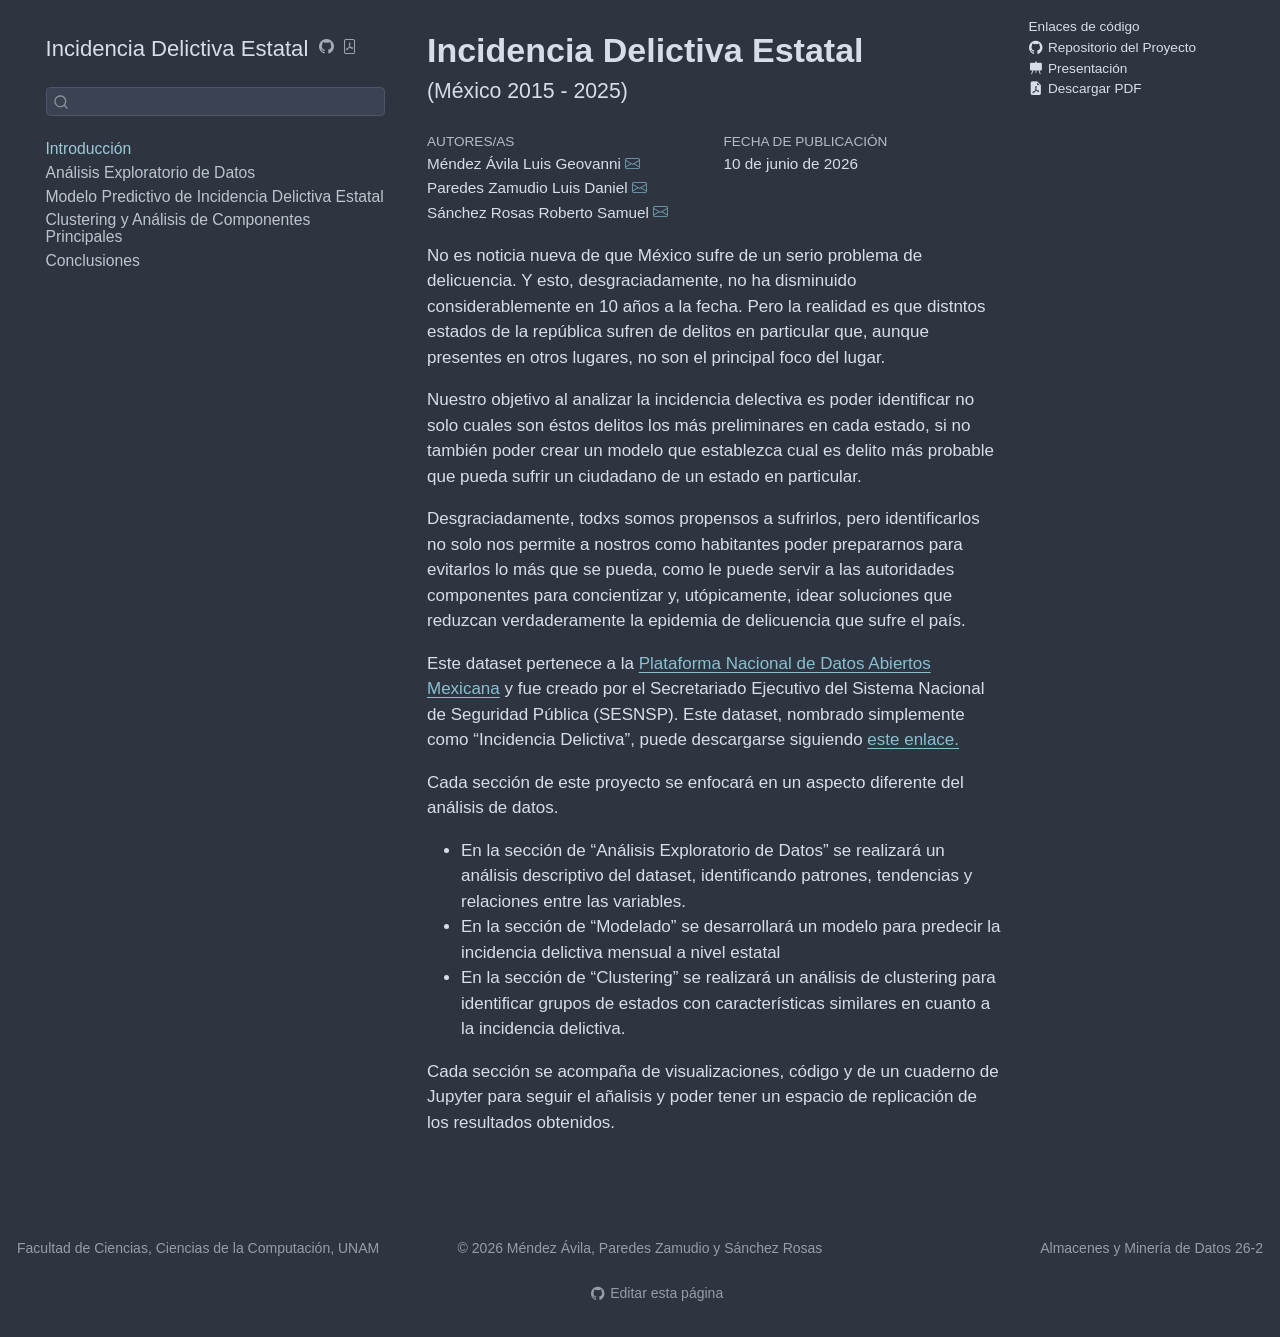
<file: docs/index.html>
<!DOCTYPE html>
<html xmlns="http://www.w3.org/1999/xhtml" lang="es" xml:lang="es"><head>

<meta charset="utf-8">
<meta name="generator" content="quarto-1.9.35">

<meta name="viewport" content="width=device-width, initial-scale=1.0, user-scalable=yes">

<meta name="author" content="Méndez Ávila Luis Geovanni">
<meta name="author" content="Paredes Zamudio Luis Daniel">
<meta name="author" content="Sánchez Rosas Roberto Samuel">

<title>Incidencia Delictiva Estatal</title>
<style>
/* Default styles provided by pandoc.
** See https://pandoc.org/MANUAL.html#variables-for-html for config info.
*/
code{white-space: pre-wrap;}
span.smallcaps{font-variant: small-caps;}
div.columns{display: flex; gap: min(4vw, 1.5em);}
div.column{flex: auto; overflow-x: auto;}
div.hanging-indent{margin-left: 1.5em; text-indent: -1.5em;}
ul.task-list{list-style: none;}
ul.task-list li input[type="checkbox"] {
  width: 0.8em;
  margin: 0 0.8em 0.2em -1em; /* quarto-specific, see https://github.com/quarto-dev/quarto-cli/issues/4556 */
  vertical-align: middle;
}
</style>


<script src="site_libs/quarto-nav/quarto-nav.js"></script>
<script src="site_libs/quarto-nav/headroom.min.js"></script>
<script src="site_libs/clipboard/clipboard.min.js"></script>
<script src="site_libs/quarto-search/autocomplete.umd.js"></script>
<script src="site_libs/quarto-search/fuse.min.js"></script>
<script src="site_libs/quarto-search/quarto-search.js"></script>
<meta name="quarto:offset" content="./">
<link href="./images/favicon.png" rel="icon" type="image/png">
<script src="site_libs/quarto-html/quarto.js" type="module"></script>
<script src="site_libs/quarto-html/tabsets/tabsets.js" type="module"></script>
<script src="site_libs/quarto-html/popper.min.js"></script>
<script src="site_libs/quarto-html/tippy.umd.min.js"></script>
<script src="site_libs/quarto-html/anchor.min.js"></script>
<link href="site_libs/quarto-html/tippy.css" rel="stylesheet">
<link href="site_libs/quarto-html/quarto-syntax-highlighting-dark-6429fa8ad5f20ae2e04e859bb353eb37.css" rel="stylesheet" id="quarto-text-highlighting-styles">
<script src="site_libs/bootstrap/bootstrap.min.js"></script>
<link href="site_libs/bootstrap/bootstrap-icons.css" rel="stylesheet">
<link href="site_libs/bootstrap/bootstrap-ea477a513a41e91311949efbdda462c8.min.css" rel="stylesheet" append-hash="true" id="quarto-bootstrap" data-mode="dark">
<script id="quarto-search-options" type="application/json">{
  "location": "sidebar",
  "copy-button": false,
  "collapse-after": 3,
  "panel-placement": "start",
  "type": "textbox",
  "limit": 50,
  "keyboard-shortcut": [
    "f",
    "/",
    "s"
  ],
  "show-item-context": false,
  "language": {
    "search-no-results-text": "No se han encontrado resultados",
    "search-matching-documents-text": "documentos encontrados",
    "search-copy-link-title": "Copiar el enlace en la búsqueda",
    "search-hide-matches-text": "Ocultar resultados adicionales",
    "search-more-match-text": "resultado adicional en este documento",
    "search-more-matches-text": "resultados adicionales en este documento",
    "search-clear-button-title": "Borrar",
    "search-text-placeholder": "",
    "search-detached-cancel-button-title": "Cancelar",
    "search-submit-button-title": "Enviar",
    "search-label": "Buscar"
  }
}</script>
<style>html{ scroll-behavior: smooth; }</style>


</head>

<body class="nav-sidebar floating quarto-light">

<div id="quarto-search-results"></div>
  <header id="quarto-header" class="headroom fixed-top">
  <nav class="quarto-secondary-nav">
    <div class="container-fluid d-flex">
      <button type="button" class="quarto-btn-toggle btn" data-bs-toggle="collapse" role="button" data-bs-target=".quarto-sidebar-collapse-item" aria-controls="quarto-sidebar" aria-expanded="false" aria-label="Alternar barra lateral" onclick="if (window.quartoToggleHeadroom) { window.quartoToggleHeadroom(); }">
        <i class="bi bi-layout-text-sidebar-reverse"></i>
      </button>
        <nav class="quarto-page-breadcrumbs" aria-label="breadcrumb"><ol class="breadcrumb"><li class="breadcrumb-item"><a href="./index.html"><span class="chapter-title">Introducción</span></a></li></ol></nav>
        <a class="flex-grow-1" role="navigation" data-bs-toggle="collapse" data-bs-target=".quarto-sidebar-collapse-item" aria-controls="quarto-sidebar" aria-expanded="false" aria-label="Alternar barra lateral" onclick="if (window.quartoToggleHeadroom) { window.quartoToggleHeadroom(); }">
        </a>
      <button type="button" class="btn quarto-search-button" aria-label="Buscar" onclick="window.quartoOpenSearch();">
        <i class="bi bi-search"></i>
      </button>
    </div>
  </nav>
</header>
<!-- content -->
<div id="quarto-content" class="quarto-container page-columns page-rows-contents page-layout-full">
<!-- sidebar -->
  <nav id="quarto-sidebar" class="sidebar collapse collapse-horizontal quarto-sidebar-collapse-item sidebar-navigation floating overflow-auto">
    <div class="pt-lg-2 mt-2 text-left sidebar-header">
    <div class="sidebar-title mb-0 py-0">
      <a href="./">Incidencia Delictiva Estatal</a>
        <div class="sidebar-tools-main">
    <a href="https://github.com/wallsified/proyecto-final-aymdd&quot;" title="Ejecutar el código" class="quarto-navigation-tool px-1" aria-label="Ejecutar el código"><i class="bi bi-github"></i></a>
    <a href="./Incidencia_Delicitiva_Estatal.html.pdf" title="Descargar PDF" class="quarto-navigation-tool px-1" aria-label="Descargar PDF"><i class="bi bi-file-pdf"></i></a>
</div>
    </div>
      </div>
        <div class="mt-2 flex-shrink-0 align-items-center">
        <div class="sidebar-search">
        <div id="quarto-search" class="" title="Buscar"></div>
        </div>
        </div>
    <div class="sidebar-menu-container">
    <ul class="list-unstyled mt-1">
        <li class="sidebar-item">
  <div class="sidebar-item-container">
  <a href="./index.html" class="sidebar-item-text sidebar-link active"><span class="chapter-title">Introducción</span></a>
  </div>
</li>
        <li class="sidebar-item">
  <div class="sidebar-item-container">
  <a href="./chapters/eda.html" class="sidebar-item-text sidebar-link"><span class="chapter-title">Análisis Exploratorio de Datos</span></a>
  </div>
</li>
        <li class="sidebar-item">
  <div class="sidebar-item-container">
  <a href="./chapters/models.html" class="sidebar-item-text sidebar-link"><span class="chapter-title">Modelo Predictivo de Incidencia Delictiva Estatal</span></a>
  </div>
</li>
        <li class="sidebar-item">
  <div class="sidebar-item-container">
  <a href="./chapters/clustering.html" class="sidebar-item-text sidebar-link"><span class="chapter-title">Clustering y Análisis de Componentes Principales</span></a>
  </div>
</li>
        <li class="sidebar-item">
  <div class="sidebar-item-container">
  <a href="./chapters/conclusiones.html" class="sidebar-item-text sidebar-link"><span class="chapter-title">Conclusiones</span></a>
  </div>
</li>
    </ul>
    </div>

</nav>
<div id="quarto-sidebar-glass" class="quarto-sidebar-collapse-item" data-bs-toggle="collapse" data-bs-target=".quarto-sidebar-collapse-item"></div>
<!-- margin-sidebar -->
    <div id="quarto-margin-sidebar" class="sidebar margin-sidebar">
    <div class="quarto-code-links"><h2>Enlaces de código</h2><ul><li><a href="https://github.com/wallsified/proyecto-final-aymdd"><i class="bi bi-github"></i>Repositorio del Proyecto</a></li><li><a href="presentation.html"><i class="bi bi-easel-fill"></i>Presentación</a></li><li><a href="Análisis-de-Incidencia-Delictiva-en-México-2015-2025.pdf"><i class="bi bi-file-earmark-pdf-fill"></i>Descargar PDF</a></li></ul></div></div>
<!-- main -->
<main class="content column-body" id="quarto-document-content">

<header id="title-block-header" class="quarto-title-block default">
<div class="quarto-title">
<h1 class="title">Incidencia Delictiva Estatal</h1>
<p class="subtitle lead">(México 2015 - 2025)</p>
</div>



<div class="quarto-title-meta column-body">

    <div>
    <div class="quarto-title-meta-heading">Autores/as</div>
    <div class="quarto-title-meta-contents">
             <p>Méndez Ávila Luis Geovanni <a href="mailto:lgma77@ciencias.unam.mx" class="quarto-title-author-email"><i class="bi bi-envelope"></i></a> </p>
             <p>Paredes Zamudio Luis Daniel <a href="mailto:danielparedes@ciencias.unam.mx" class="quarto-title-author-email"><i class="bi bi-envelope"></i></a> </p>
             <p>Sánchez Rosas Roberto Samuel <a href="mailto:samuel03srciencias.unam.mx" class="quarto-title-author-email"><i class="bi bi-envelope"></i></a> </p>
          </div>
  </div>

    <div>
    <div class="quarto-title-meta-heading">Fecha de publicación</div>
    <div class="quarto-title-meta-contents">
      <p class="date">10 de junio de 2026</p>
    </div>
  </div>


  </div>



</header>


<p>No es noticia nueva de que México sufre de un serio problema de delicuencia. Y esto, desgraciadamente, no ha disminuido considerablemente en 10 años a la fecha. Pero la realidad es que distntos estados de la república sufren de delitos en particular que, aunque presentes en otros lugares, no son el principal foco del lugar.</p>
<p>Nuestro objetivo al analizar la incidencia delectiva es poder identificar no solo cuales son éstos delitos los más preliminares en cada estado, si no también poder crear un modelo que establezca cual es delito más probable que pueda sufrir un ciudadano de un estado en particular.</p>
<p>Desgraciadamente, todxs somos propensos a sufrirlos, pero identificarlos no solo nos permite a nostros como habitantes poder prepararnos para evitarlos lo más que se pueda, como le puede servir a las autoridades componentes para concientizar y, utópicamente, idear soluciones que reduzcan verdaderamente la epidemia de delicuencia que sufre el país.</p>
<p>Este dataset pertenece a la <a href="https://www.datos.gob.mx/">Plataforma Nacional de Datos Abiertos Mexicana</a> y fue creado por el Secretariado Ejecutivo del Sistema Nacional de Seguridad Pública (SESNSP). Este dataset, nombrado simplemente como “Incidencia Delictiva”, puede descargarse siguiendo <a href="https://www.datos.gob.mx/dataset/incidencia_delictiva/resource/d9b2792a-33a2-4ea8-8527-210d9e99de5e">este enlace.</a></p>
<p>Cada sección de este proyecto se enfocará en un aspecto diferente del análisis de datos.</p>
<ul>
<li>En la sección de “Análisis Exploratorio de Datos” se realizará un análisis descriptivo del dataset, identificando patrones, tendencias y relaciones entre las variables.</li>
<li>En la sección de “Modelado” se desarrollará un modelo para predecir la incidencia delictiva mensual a nivel estatal</li>
<li>En la sección de “Clustering” se realizará un análisis de clustering para identificar grupos de estados con características similares en cuanto a la incidencia delictiva.</li>
</ul>
<p>Cada sección se acompaña de visualizaciones, código y de un cuaderno de Jupyter para seguir el añalisis y poder tener un espacio de replicación de los resultados obtenidos.</p>



</main> <!-- /main -->
<script id="quarto-html-after-body" type="application/javascript">
  window.document.addEventListener("DOMContentLoaded", function (event) {
    const icon = "";
    const anchorJS = new window.AnchorJS();
    anchorJS.options = {
      placement: 'right',
      icon: icon
    };
    anchorJS.add('.anchored');
    const isCodeAnnotation = (el) => {
      for (const clz of el.classList) {
        if (clz.startsWith('code-annotation-')) {
          return true;
        }
      }
      return false;
    }
    const onCopySuccess = function(e) {
      // button target
      const button = e.trigger;
      // don't keep focus
      button.blur();
      // flash "checked"
      button.classList.add('code-copy-button-checked');
      var currentTitle = button.getAttribute("title");
      button.setAttribute("title", "Copiado");
      let tooltip;
      if (window.bootstrap) {
        button.setAttribute("data-bs-toggle", "tooltip");
        button.setAttribute("data-bs-placement", "left");
        button.setAttribute("data-bs-title", "Copiado");
        tooltip = new bootstrap.Tooltip(button,
          { trigger: "manual",
            customClass: "code-copy-button-tooltip",
            offset: [0, -8]});
        tooltip.show();
      }
      setTimeout(function() {
        if (tooltip) {
          tooltip.hide();
          button.removeAttribute("data-bs-title");
          button.removeAttribute("data-bs-toggle");
          button.removeAttribute("data-bs-placement");
        }
        button.setAttribute("title", currentTitle);
        button.classList.remove('code-copy-button-checked');
      }, 1000);
      // clear code selection
      e.clearSelection();
    }
    const getTextToCopy = function(trigger) {
      const outerScaffold = trigger.parentElement.cloneNode(true);
      const codeEl = outerScaffold.querySelector('code');
      for (const childEl of codeEl.children) {
        if (isCodeAnnotation(childEl)) {
          childEl.remove();
        }
      }
      return codeEl.innerText;
    }
    const clipboard = new window.ClipboardJS('.code-copy-button:not([data-in-quarto-modal])', {
      text: getTextToCopy
    });
    clipboard.on('success', onCopySuccess);
    if (window.document.getElementById('quarto-embedded-source-code-modal')) {
      const clipboardModal = new window.ClipboardJS('.code-copy-button[data-in-quarto-modal]', {
        text: getTextToCopy,
        container: window.document.getElementById('quarto-embedded-source-code-modal')
      });
      clipboardModal.on('success', onCopySuccess);
    }
      var localhostRegex = new RegExp(/^(?:http|https):\/\/localhost\:?[0-9]*\//);
      var mailtoRegex = new RegExp(/^mailto:/);
        var filterRegex = new RegExp('/' + window.location.host + '/');
      var isInternal = (href) => {
          return filterRegex.test(href) || localhostRegex.test(href) || mailtoRegex.test(href);
      }
      // Inspect non-navigation links and adorn them if external
     var links = window.document.querySelectorAll('a[href]:not(.nav-link):not(.navbar-brand):not(.toc-action):not(.sidebar-link):not(.sidebar-item-toggle):not(.pagination-link):not(.no-external):not([aria-hidden]):not(.dropdown-item):not(.quarto-navigation-tool):not(.about-link)');
      for (var i=0; i<links.length; i++) {
        const link = links[i];
        if (!isInternal(link.href)) {
          // undo the damage that might have been done by quarto-nav.js in the case of
          // links that we want to consider external
          if (link.dataset.originalHref !== undefined) {
            link.href = link.dataset.originalHref;
          }
        }
      }
    function tippyHover(el, contentFn, onTriggerFn, onUntriggerFn) {
      const config = {
        allowHTML: true,
        maxWidth: 500,
        delay: 100,
        arrow: false,
        appendTo: function(el) {
            return el.parentElement;
        },
        interactive: true,
        interactiveBorder: 10,
        theme: 'quarto',
        placement: 'bottom-start',
      };
      if (contentFn) {
        config.content = contentFn;
      }
      if (onTriggerFn) {
        config.onTrigger = onTriggerFn;
      }
      if (onUntriggerFn) {
        config.onUntrigger = onUntriggerFn;
      }
      window.tippy(el, config);
    }
    const noterefs = window.document.querySelectorAll('a[role="doc-noteref"]');
    for (var i=0; i<noterefs.length; i++) {
      const ref = noterefs[i];
      tippyHover(ref, function() {
        // use id or data attribute instead here
        let href = ref.getAttribute('data-footnote-href') || ref.getAttribute('href');
        try { href = new URL(href).hash; } catch {}
        const id = href.replace(/^#\/?/, "");
        const note = window.document.getElementById(id);
        if (note) {
          return note.innerHTML;
        } else {
          return "";
        }
      });
    }
    const xrefs = window.document.querySelectorAll('a.quarto-xref');
    const processXRef = (id, note) => {
      // Strip column container classes
      const stripColumnClz = (el) => {
        el.classList.remove("page-full", "page-columns");
        if (el.children) {
          for (const child of el.children) {
            stripColumnClz(child);
          }
        }
      }
      stripColumnClz(note)
      if (id === null || id.startsWith('sec-')) {
        // Special case sections, only their first couple elements
        const container = document.createElement("div");
        if (note.children && note.children.length > 2) {
          container.appendChild(note.children[0].cloneNode(true));
          for (let i = 1; i < note.children.length; i++) {
            const child = note.children[i];
            if (child.tagName === "P" && child.innerText === "") {
              continue;
            } else {
              container.appendChild(child.cloneNode(true));
              break;
            }
          }
          if (window.Quarto?.typesetMath) {
            window.Quarto.typesetMath(container);
          }
          return container.innerHTML
        } else {
          if (window.Quarto?.typesetMath) {
            window.Quarto.typesetMath(note);
          }
          return note.innerHTML;
        }
      } else {
        // Remove any anchor links if they are present
        const anchorLink = note.querySelector('a.anchorjs-link');
        if (anchorLink) {
          anchorLink.remove();
        }
        if (window.Quarto?.typesetMath) {
          window.Quarto.typesetMath(note);
        }
        if (note.classList.contains("callout")) {
          return note.outerHTML;
        } else {
          return note.innerHTML;
        }
      }
    }
    for (var i=0; i<xrefs.length; i++) {
      const xref = xrefs[i];
      tippyHover(xref, undefined, function(instance) {
        instance.disable();
        let url = xref.getAttribute('href');
        let hash = undefined;
        if (url.startsWith('#')) {
          hash = url;
        } else {
          try { hash = new URL(url).hash; } catch {}
        }
        if (hash) {
          const id = hash.replace(/^#\/?/, "");
          const note = window.document.getElementById(id);
          if (note !== null) {
            try {
              const html = processXRef(id, note.cloneNode(true));
              instance.setContent(html);
            } finally {
              instance.enable();
              instance.show();
            }
          } else {
            // See if we can fetch this
            fetch(url.split('#')[0])
            .then(res => res.text())
            .then(html => {
              const parser = new DOMParser();
              const htmlDoc = parser.parseFromString(html, "text/html");
              const note = htmlDoc.getElementById(id);
              if (note !== null) {
                const html = processXRef(id, note);
                instance.setContent(html);
              }
            }).finally(() => {
              instance.enable();
              instance.show();
            });
          }
        } else {
          // See if we can fetch a full url (with no hash to target)
          // This is a special case and we should probably do some content thinning / targeting
          fetch(url)
          .then(res => res.text())
          .then(html => {
            const parser = new DOMParser();
            const htmlDoc = parser.parseFromString(html, "text/html");
            const note = htmlDoc.querySelector('main.content');
            if (note !== null) {
              // This should only happen for chapter cross references
              // (since there is no id in the URL)
              // remove the first header
              if (note.children.length > 0 && note.children[0].tagName === "HEADER") {
                note.children[0].remove();
              }
              const html = processXRef(null, note);
              instance.setContent(html);
            }
          }).finally(() => {
            instance.enable();
            instance.show();
          });
        }
      }, function(instance) {
      });
    }
        let selectedAnnoteEl;
        const selectorForAnnotation = ( cell, annotation) => {
          let cellAttr = 'data-code-cell="' + cell + '"';
          let lineAttr = 'data-code-annotation="' +  annotation + '"';
          const selector = 'span[' + cellAttr + '][' + lineAttr + ']';
          return selector;
        }
        const selectCodeLines = (annoteEl) => {
          const doc = window.document;
          const targetCell = annoteEl.getAttribute("data-target-cell");
          const targetAnnotation = annoteEl.getAttribute("data-target-annotation");
          const annoteSpan = window.document.querySelector(selectorForAnnotation(targetCell, targetAnnotation));
          const lines = annoteSpan.getAttribute("data-code-lines").split(",");
          const lineIds = lines.map((line) => {
            return targetCell + "-" + line;
          })
          let top = null;
          let height = null;
          let parent = null;
          if (lineIds.length > 0) {
              //compute the position of the single el (top and bottom and make a div)
              const el = window.document.getElementById(lineIds[0]);
              top = el.offsetTop;
              height = el.offsetHeight;
              parent = el.parentElement.parentElement;
            if (lineIds.length > 1) {
              const lastEl = window.document.getElementById(lineIds[lineIds.length - 1]);
              const bottom = lastEl.offsetTop + lastEl.offsetHeight;
              height = bottom - top;
            }
            if (top !== null && height !== null && parent !== null) {
              // cook up a div (if necessary) and position it
              let div = window.document.getElementById("code-annotation-line-highlight");
              if (div === null) {
                div = window.document.createElement("div");
                div.setAttribute("id", "code-annotation-line-highlight");
                div.style.position = 'absolute';
                parent.appendChild(div);
              }
              div.style.top = top - 2 + "px";
              div.style.height = height + 4 + "px";
              div.style.left = 0;
              let gutterDiv = window.document.getElementById("code-annotation-line-highlight-gutter");
              if (gutterDiv === null) {
                gutterDiv = window.document.createElement("div");
                gutterDiv.setAttribute("id", "code-annotation-line-highlight-gutter");
                gutterDiv.style.position = 'absolute';
                const codeCell = window.document.getElementById(targetCell);
                const gutter = codeCell.querySelector('.code-annotation-gutter');
                gutter.appendChild(gutterDiv);
              }
              gutterDiv.style.top = top - 2 + "px";
              gutterDiv.style.height = height + 4 + "px";
            }
            selectedAnnoteEl = annoteEl;
          }
        };
        const unselectCodeLines = () => {
          const elementsIds = ["code-annotation-line-highlight", "code-annotation-line-highlight-gutter"];
          elementsIds.forEach((elId) => {
            const div = window.document.getElementById(elId);
            if (div) {
              div.remove();
            }
          });
          selectedAnnoteEl = undefined;
        };
          // Handle positioning of the toggle
      window.addEventListener(
        "resize",
        throttle(() => {
          elRect = undefined;
          if (selectedAnnoteEl) {
            selectCodeLines(selectedAnnoteEl);
          }
        }, 10)
      );
      function throttle(fn, ms) {
      let throttle = false;
      let timer;
        return (...args) => {
          if(!throttle) { // first call gets through
              fn.apply(this, args);
              throttle = true;
          } else { // all the others get throttled
              if(timer) clearTimeout(timer); // cancel #2
              timer = setTimeout(() => {
                fn.apply(this, args);
                timer = throttle = false;
              }, ms);
          }
        };
      }
        // Attach click handler to the DT
        const annoteDls = window.document.querySelectorAll('dt[data-target-cell]');
        for (const annoteDlNode of annoteDls) {
          annoteDlNode.addEventListener('click', (event) => {
            const clickedEl = event.target;
            if (clickedEl !== selectedAnnoteEl) {
              unselectCodeLines();
              const activeEl = window.document.querySelector('dt[data-target-cell].code-annotation-active');
              if (activeEl) {
                activeEl.classList.remove('code-annotation-active');
              }
              selectCodeLines(clickedEl);
              clickedEl.classList.add('code-annotation-active');
            } else {
              // Unselect the line
              unselectCodeLines();
              clickedEl.classList.remove('code-annotation-active');
            }
          });
        }
    const findCites = (el) => {
      const parentEl = el.parentElement;
      if (parentEl) {
        const cites = parentEl.dataset.cites;
        if (cites) {
          return {
            el,
            cites: cites.split(' ')
          };
        } else {
          return findCites(el.parentElement)
        }
      } else {
        return undefined;
      }
    };
    var bibliorefs = window.document.querySelectorAll('a[role="doc-biblioref"]');
    for (var i=0; i<bibliorefs.length; i++) {
      const ref = bibliorefs[i];
      const citeInfo = findCites(ref);
      if (citeInfo) {
        tippyHover(citeInfo.el, function() {
          var popup = window.document.createElement('div');
          citeInfo.cites.forEach(function(cite) {
            var citeDiv = window.document.createElement('div');
            citeDiv.classList.add('hanging-indent');
            citeDiv.classList.add('csl-entry');
            var biblioDiv = window.document.getElementById('ref-' + cite);
            if (biblioDiv) {
              citeDiv.innerHTML = biblioDiv.innerHTML;
            }
            popup.appendChild(citeDiv);
          });
          return popup.innerHTML;
        });
      }
    }
  });
  </script>
</div> <!-- /content -->
<footer class="footer">
  <div class="nav-footer">
    <div class="nav-footer-left">
<p>Facultad de Ciencias, Ciencias de la Computación, UNAM</p>
</div>
    <div class="nav-footer-center">
<p>© 2026 Méndez Ávila, Paredes Zamudio y Sánchez Rosas</p>
<div class="toc-actions"><ul><li><a href="https://github.com/wallsified/proyecto-final-aymdd&quot;/edit/main/index.qmd" class="toc-action"><i class="bi bi-github"></i>Editar esta página</a></li></ul></div></div>
    <div class="nav-footer-right">
<p>Almacenes y Minería de Datos 26-2</p>
</div>
  </div>
</footer>




<script src="site_libs/quarto-html/zenscroll-min.js"></script>
</body></html>
</file>
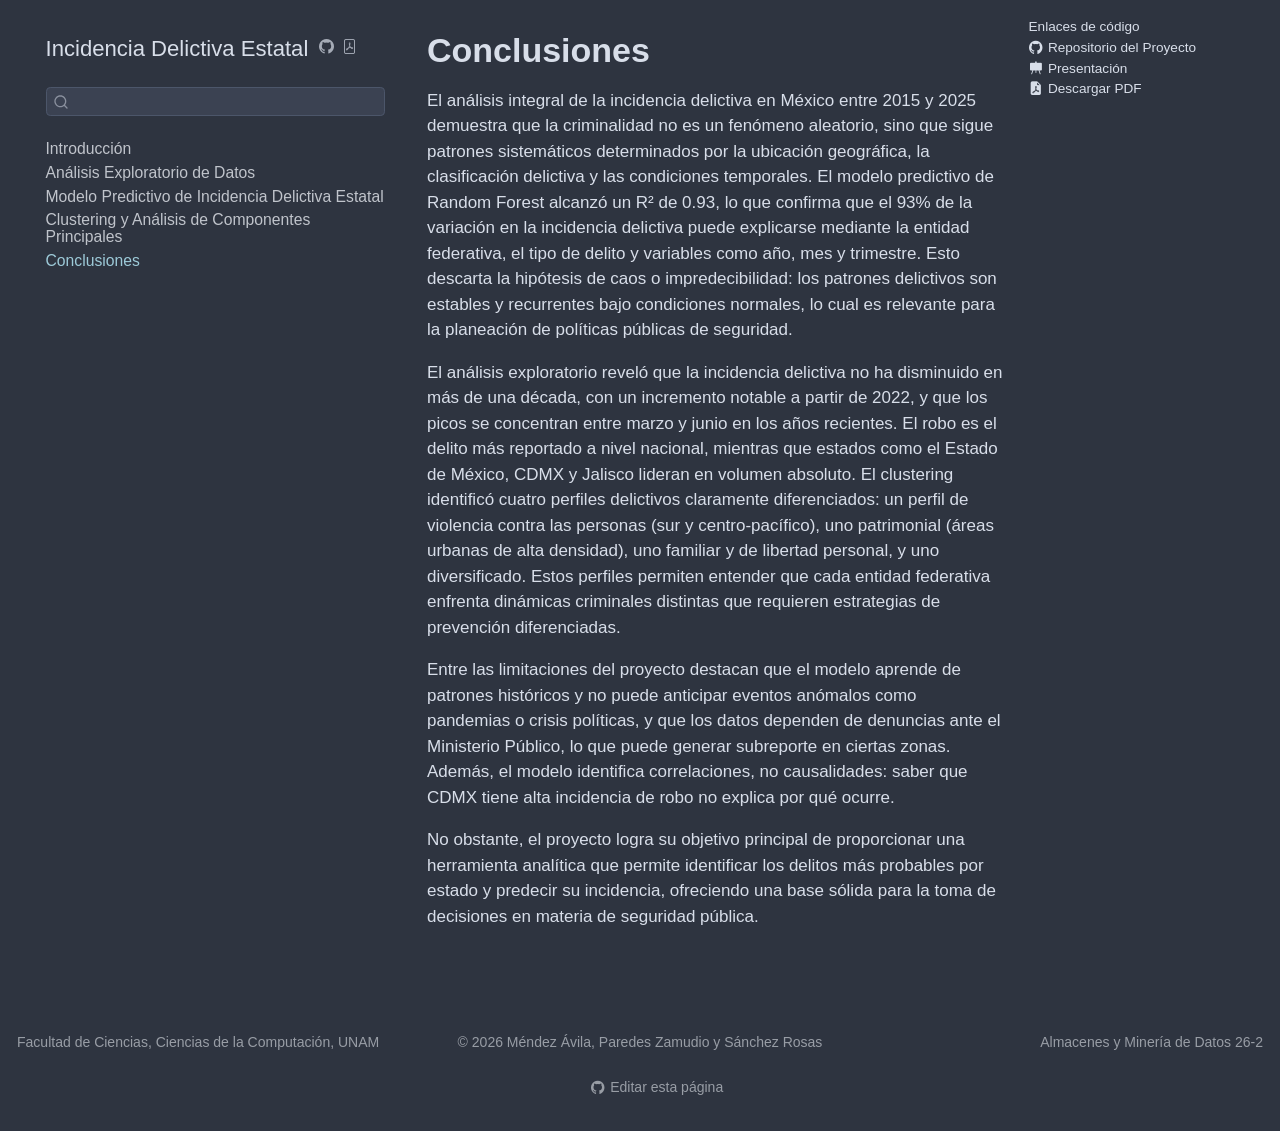
<file: docs/chapters/conclusiones.html>
<!DOCTYPE html>
<html xmlns="http://www.w3.org/1999/xhtml" lang="es" xml:lang="es"><head>

<meta charset="utf-8">
<meta name="generator" content="quarto-1.9.35">

<meta name="viewport" content="width=device-width, initial-scale=1.0, user-scalable=yes">


<title>Conclusiones – Incidencia Delictiva Estatal</title>
<style>
/* Default styles provided by pandoc.
** See https://pandoc.org/MANUAL.html#variables-for-html for config info.
*/
code{white-space: pre-wrap;}
span.smallcaps{font-variant: small-caps;}
div.columns{display: flex; gap: min(4vw, 1.5em);}
div.column{flex: auto; overflow-x: auto;}
div.hanging-indent{margin-left: 1.5em; text-indent: -1.5em;}
ul.task-list{list-style: none;}
ul.task-list li input[type="checkbox"] {
  width: 0.8em;
  margin: 0 0.8em 0.2em -1em; /* quarto-specific, see https://github.com/quarto-dev/quarto-cli/issues/4556 */
  vertical-align: middle;
}
</style>


<script src="../site_libs/quarto-nav/quarto-nav.js"></script>
<script src="../site_libs/quarto-nav/headroom.min.js"></script>
<script src="../site_libs/clipboard/clipboard.min.js"></script>
<script src="../site_libs/quarto-search/autocomplete.umd.js"></script>
<script src="../site_libs/quarto-search/fuse.min.js"></script>
<script src="../site_libs/quarto-search/quarto-search.js"></script>
<meta name="quarto:offset" content="../">
<link href="../images/favicon.png" rel="icon" type="image/png">
<script src="../site_libs/quarto-html/quarto.js" type="module"></script>
<script src="../site_libs/quarto-html/tabsets/tabsets.js" type="module"></script>
<script src="../site_libs/quarto-html/popper.min.js"></script>
<script src="../site_libs/quarto-html/tippy.umd.min.js"></script>
<script src="../site_libs/quarto-html/anchor.min.js"></script>
<link href="../site_libs/quarto-html/tippy.css" rel="stylesheet">
<link href="../site_libs/quarto-html/quarto-syntax-highlighting-dark-6429fa8ad5f20ae2e04e859bb353eb37.css" rel="stylesheet" id="quarto-text-highlighting-styles">
<script src="../site_libs/bootstrap/bootstrap.min.js"></script>
<link href="../site_libs/bootstrap/bootstrap-icons.css" rel="stylesheet">
<link href="../site_libs/bootstrap/bootstrap-ea477a513a41e91311949efbdda462c8.min.css" rel="stylesheet" append-hash="true" id="quarto-bootstrap" data-mode="dark">
<script id="quarto-search-options" type="application/json">{
  "location": "sidebar",
  "copy-button": false,
  "collapse-after": 3,
  "panel-placement": "start",
  "type": "textbox",
  "limit": 50,
  "keyboard-shortcut": [
    "f",
    "/",
    "s"
  ],
  "show-item-context": false,
  "language": {
    "search-no-results-text": "No se han encontrado resultados",
    "search-matching-documents-text": "documentos encontrados",
    "search-copy-link-title": "Copiar el enlace en la búsqueda",
    "search-hide-matches-text": "Ocultar resultados adicionales",
    "search-more-match-text": "resultado adicional en este documento",
    "search-more-matches-text": "resultados adicionales en este documento",
    "search-clear-button-title": "Borrar",
    "search-text-placeholder": "",
    "search-detached-cancel-button-title": "Cancelar",
    "search-submit-button-title": "Enviar",
    "search-label": "Buscar"
  }
}</script>
<style>html{ scroll-behavior: smooth; }</style>


</head>

<body class="nav-sidebar floating quarto-light">

<div id="quarto-search-results"></div>
  <header id="quarto-header" class="headroom fixed-top">
  <nav class="quarto-secondary-nav">
    <div class="container-fluid d-flex">
      <button type="button" class="quarto-btn-toggle btn" data-bs-toggle="collapse" role="button" data-bs-target=".quarto-sidebar-collapse-item" aria-controls="quarto-sidebar" aria-expanded="false" aria-label="Alternar barra lateral" onclick="if (window.quartoToggleHeadroom) { window.quartoToggleHeadroom(); }">
        <i class="bi bi-layout-text-sidebar-reverse"></i>
      </button>
        <nav class="quarto-page-breadcrumbs" aria-label="breadcrumb"><ol class="breadcrumb"><li class="breadcrumb-item"><a href="../chapters/conclusiones.html"><span class="chapter-title">Conclusiones</span></a></li></ol></nav>
        <a class="flex-grow-1" role="navigation" data-bs-toggle="collapse" data-bs-target=".quarto-sidebar-collapse-item" aria-controls="quarto-sidebar" aria-expanded="false" aria-label="Alternar barra lateral" onclick="if (window.quartoToggleHeadroom) { window.quartoToggleHeadroom(); }">
        </a>
      <button type="button" class="btn quarto-search-button" aria-label="Buscar" onclick="window.quartoOpenSearch();">
        <i class="bi bi-search"></i>
      </button>
    </div>
  </nav>
</header>
<!-- content -->
<div id="quarto-content" class="quarto-container page-columns page-rows-contents page-layout-full">
<!-- sidebar -->
  <nav id="quarto-sidebar" class="sidebar collapse collapse-horizontal quarto-sidebar-collapse-item sidebar-navigation floating overflow-auto">
    <div class="pt-lg-2 mt-2 text-left sidebar-header">
    <div class="sidebar-title mb-0 py-0">
      <a href="../">Incidencia Delictiva Estatal</a>
        <div class="sidebar-tools-main">
    <a href="https://github.com/wallsified/proyecto-final-aymdd&quot;" title="Ejecutar el código" class="quarto-navigation-tool px-1" aria-label="Ejecutar el código"><i class="bi bi-github"></i></a>
    <a href="../Incidencia_Delicitiva_Estatal.html.pdf" title="Descargar PDF" class="quarto-navigation-tool px-1" aria-label="Descargar PDF"><i class="bi bi-file-pdf"></i></a>
</div>
    </div>
      </div>
        <div class="mt-2 flex-shrink-0 align-items-center">
        <div class="sidebar-search">
        <div id="quarto-search" class="" title="Buscar"></div>
        </div>
        </div>
    <div class="sidebar-menu-container">
    <ul class="list-unstyled mt-1">
        <li class="sidebar-item">
  <div class="sidebar-item-container">
  <a href="../index.html" class="sidebar-item-text sidebar-link"><span class="chapter-title">Introducción</span></a>
  </div>
</li>
        <li class="sidebar-item">
  <div class="sidebar-item-container">
  <a href="../chapters/eda.html" class="sidebar-item-text sidebar-link"><span class="chapter-title">Análisis Exploratorio de Datos</span></a>
  </div>
</li>
        <li class="sidebar-item">
  <div class="sidebar-item-container">
  <a href="../chapters/models.html" class="sidebar-item-text sidebar-link"><span class="chapter-title">Modelo Predictivo de Incidencia Delictiva Estatal</span></a>
  </div>
</li>
        <li class="sidebar-item">
  <div class="sidebar-item-container">
  <a href="../chapters/clustering.html" class="sidebar-item-text sidebar-link"><span class="chapter-title">Clustering y Análisis de Componentes Principales</span></a>
  </div>
</li>
        <li class="sidebar-item">
  <div class="sidebar-item-container">
  <a href="../chapters/conclusiones.html" class="sidebar-item-text sidebar-link active"><span class="chapter-title">Conclusiones</span></a>
  </div>
</li>
    </ul>
    </div>

</nav>
<div id="quarto-sidebar-glass" class="quarto-sidebar-collapse-item" data-bs-toggle="collapse" data-bs-target=".quarto-sidebar-collapse-item"></div>
<!-- margin-sidebar -->
    <div id="quarto-margin-sidebar" class="sidebar margin-sidebar">
    <div class="quarto-code-links"><h2>Enlaces de código</h2><ul><li><a href="https://github.com/wallsified/proyecto-final-aymdd"><i class="bi bi-github"></i>Repositorio del Proyecto</a></li><li><a href="presentation.html"><i class="bi bi-easel-fill"></i>Presentación</a></li><li><a href="Análisis-de-Incidencia-Delictiva-en-México-2015-2025.pdf"><i class="bi bi-file-earmark-pdf-fill"></i>Descargar PDF</a></li></ul></div></div>
<!-- main -->
<main class="content column-body" id="quarto-document-content">

<header id="title-block-header" class="quarto-title-block default">
<div class="quarto-title">
<h1 class="title"><span class="chapter-title">Conclusiones</span></h1>
</div>



<div class="quarto-title-meta column-body">




  </div>



</header>


<p>El análisis integral de la incidencia delictiva en México entre 2015 y 2025 demuestra que la criminalidad no es un fenómeno aleatorio, sino que sigue patrones sistemáticos determinados por la ubicación geográfica, la clasificación delictiva y las condiciones temporales. El modelo predictivo de Random Forest alcanzó un R² de 0.93, lo que confirma que el 93% de la variación en la incidencia delictiva puede explicarse mediante la entidad federativa, el tipo de delito y variables como año, mes y trimestre. Esto descarta la hipótesis de caos o impredecibilidad: los patrones delictivos son estables y recurrentes bajo condiciones normales, lo cual es relevante para la planeación de políticas públicas de seguridad.</p>
<p>El análisis exploratorio reveló que la incidencia delictiva no ha disminuido en más de una década, con un incremento notable a partir de 2022, y que los picos se concentran entre marzo y junio en los años recientes. El robo es el delito más reportado a nivel nacional, mientras que estados como el Estado de México, CDMX y Jalisco lideran en volumen absoluto. El clustering identificó cuatro perfiles delictivos claramente diferenciados: un perfil de violencia contra las personas (sur y centro-pacífico), uno patrimonial (áreas urbanas de alta densidad), uno familiar y de libertad personal, y uno diversificado. Estos perfiles permiten entender que cada entidad federativa enfrenta dinámicas criminales distintas que requieren estrategias de prevención diferenciadas.</p>
<p>Entre las limitaciones del proyecto destacan que el modelo aprende de patrones históricos y no puede anticipar eventos anómalos como pandemias o crisis políticas, y que los datos dependen de denuncias ante el Ministerio Público, lo que puede generar subreporte en ciertas zonas. Además, el modelo identifica correlaciones, no causalidades: saber que CDMX tiene alta incidencia de robo no explica por qué ocurre.</p>
<p>No obstante, el proyecto logra su objetivo principal de proporcionar una herramienta analítica que permite identificar los delitos más probables por estado y predecir su incidencia, ofreciendo una base sólida para la toma de decisiones en materia de seguridad pública.</p>



</main> <!-- /main -->
<script id="quarto-html-after-body" type="application/javascript">
  window.document.addEventListener("DOMContentLoaded", function (event) {
    const icon = "";
    const anchorJS = new window.AnchorJS();
    anchorJS.options = {
      placement: 'right',
      icon: icon
    };
    anchorJS.add('.anchored');
    const isCodeAnnotation = (el) => {
      for (const clz of el.classList) {
        if (clz.startsWith('code-annotation-')) {
          return true;
        }
      }
      return false;
    }
    const onCopySuccess = function(e) {
      // button target
      const button = e.trigger;
      // don't keep focus
      button.blur();
      // flash "checked"
      button.classList.add('code-copy-button-checked');
      var currentTitle = button.getAttribute("title");
      button.setAttribute("title", "Copiado");
      let tooltip;
      if (window.bootstrap) {
        button.setAttribute("data-bs-toggle", "tooltip");
        button.setAttribute("data-bs-placement", "left");
        button.setAttribute("data-bs-title", "Copiado");
        tooltip = new bootstrap.Tooltip(button,
          { trigger: "manual",
            customClass: "code-copy-button-tooltip",
            offset: [0, -8]});
        tooltip.show();
      }
      setTimeout(function() {
        if (tooltip) {
          tooltip.hide();
          button.removeAttribute("data-bs-title");
          button.removeAttribute("data-bs-toggle");
          button.removeAttribute("data-bs-placement");
        }
        button.setAttribute("title", currentTitle);
        button.classList.remove('code-copy-button-checked');
      }, 1000);
      // clear code selection
      e.clearSelection();
    }
    const getTextToCopy = function(trigger) {
      const outerScaffold = trigger.parentElement.cloneNode(true);
      const codeEl = outerScaffold.querySelector('code');
      for (const childEl of codeEl.children) {
        if (isCodeAnnotation(childEl)) {
          childEl.remove();
        }
      }
      return codeEl.innerText;
    }
    const clipboard = new window.ClipboardJS('.code-copy-button:not([data-in-quarto-modal])', {
      text: getTextToCopy
    });
    clipboard.on('success', onCopySuccess);
    if (window.document.getElementById('quarto-embedded-source-code-modal')) {
      const clipboardModal = new window.ClipboardJS('.code-copy-button[data-in-quarto-modal]', {
        text: getTextToCopy,
        container: window.document.getElementById('quarto-embedded-source-code-modal')
      });
      clipboardModal.on('success', onCopySuccess);
    }
      var localhostRegex = new RegExp(/^(?:http|https):\/\/localhost\:?[0-9]*\//);
      var mailtoRegex = new RegExp(/^mailto:/);
        var filterRegex = new RegExp('/' + window.location.host + '/');
      var isInternal = (href) => {
          return filterRegex.test(href) || localhostRegex.test(href) || mailtoRegex.test(href);
      }
      // Inspect non-navigation links and adorn them if external
     var links = window.document.querySelectorAll('a[href]:not(.nav-link):not(.navbar-brand):not(.toc-action):not(.sidebar-link):not(.sidebar-item-toggle):not(.pagination-link):not(.no-external):not([aria-hidden]):not(.dropdown-item):not(.quarto-navigation-tool):not(.about-link)');
      for (var i=0; i<links.length; i++) {
        const link = links[i];
        if (!isInternal(link.href)) {
          // undo the damage that might have been done by quarto-nav.js in the case of
          // links that we want to consider external
          if (link.dataset.originalHref !== undefined) {
            link.href = link.dataset.originalHref;
          }
        }
      }
    function tippyHover(el, contentFn, onTriggerFn, onUntriggerFn) {
      const config = {
        allowHTML: true,
        maxWidth: 500,
        delay: 100,
        arrow: false,
        appendTo: function(el) {
            return el.parentElement;
        },
        interactive: true,
        interactiveBorder: 10,
        theme: 'quarto',
        placement: 'bottom-start',
      };
      if (contentFn) {
        config.content = contentFn;
      }
      if (onTriggerFn) {
        config.onTrigger = onTriggerFn;
      }
      if (onUntriggerFn) {
        config.onUntrigger = onUntriggerFn;
      }
      window.tippy(el, config);
    }
    const noterefs = window.document.querySelectorAll('a[role="doc-noteref"]');
    for (var i=0; i<noterefs.length; i++) {
      const ref = noterefs[i];
      tippyHover(ref, function() {
        // use id or data attribute instead here
        let href = ref.getAttribute('data-footnote-href') || ref.getAttribute('href');
        try { href = new URL(href).hash; } catch {}
        const id = href.replace(/^#\/?/, "");
        const note = window.document.getElementById(id);
        if (note) {
          return note.innerHTML;
        } else {
          return "";
        }
      });
    }
    const xrefs = window.document.querySelectorAll('a.quarto-xref');
    const processXRef = (id, note) => {
      // Strip column container classes
      const stripColumnClz = (el) => {
        el.classList.remove("page-full", "page-columns");
        if (el.children) {
          for (const child of el.children) {
            stripColumnClz(child);
          }
        }
      }
      stripColumnClz(note)
      if (id === null || id.startsWith('sec-')) {
        // Special case sections, only their first couple elements
        const container = document.createElement("div");
        if (note.children && note.children.length > 2) {
          container.appendChild(note.children[0].cloneNode(true));
          for (let i = 1; i < note.children.length; i++) {
            const child = note.children[i];
            if (child.tagName === "P" && child.innerText === "") {
              continue;
            } else {
              container.appendChild(child.cloneNode(true));
              break;
            }
          }
          if (window.Quarto?.typesetMath) {
            window.Quarto.typesetMath(container);
          }
          return container.innerHTML
        } else {
          if (window.Quarto?.typesetMath) {
            window.Quarto.typesetMath(note);
          }
          return note.innerHTML;
        }
      } else {
        // Remove any anchor links if they are present
        const anchorLink = note.querySelector('a.anchorjs-link');
        if (anchorLink) {
          anchorLink.remove();
        }
        if (window.Quarto?.typesetMath) {
          window.Quarto.typesetMath(note);
        }
        if (note.classList.contains("callout")) {
          return note.outerHTML;
        } else {
          return note.innerHTML;
        }
      }
    }
    for (var i=0; i<xrefs.length; i++) {
      const xref = xrefs[i];
      tippyHover(xref, undefined, function(instance) {
        instance.disable();
        let url = xref.getAttribute('href');
        let hash = undefined;
        if (url.startsWith('#')) {
          hash = url;
        } else {
          try { hash = new URL(url).hash; } catch {}
        }
        if (hash) {
          const id = hash.replace(/^#\/?/, "");
          const note = window.document.getElementById(id);
          if (note !== null) {
            try {
              const html = processXRef(id, note.cloneNode(true));
              instance.setContent(html);
            } finally {
              instance.enable();
              instance.show();
            }
          } else {
            // See if we can fetch this
            fetch(url.split('#')[0])
            .then(res => res.text())
            .then(html => {
              const parser = new DOMParser();
              const htmlDoc = parser.parseFromString(html, "text/html");
              const note = htmlDoc.getElementById(id);
              if (note !== null) {
                const html = processXRef(id, note);
                instance.setContent(html);
              }
            }).finally(() => {
              instance.enable();
              instance.show();
            });
          }
        } else {
          // See if we can fetch a full url (with no hash to target)
          // This is a special case and we should probably do some content thinning / targeting
          fetch(url)
          .then(res => res.text())
          .then(html => {
            const parser = new DOMParser();
            const htmlDoc = parser.parseFromString(html, "text/html");
            const note = htmlDoc.querySelector('main.content');
            if (note !== null) {
              // This should only happen for chapter cross references
              // (since there is no id in the URL)
              // remove the first header
              if (note.children.length > 0 && note.children[0].tagName === "HEADER") {
                note.children[0].remove();
              }
              const html = processXRef(null, note);
              instance.setContent(html);
            }
          }).finally(() => {
            instance.enable();
            instance.show();
          });
        }
      }, function(instance) {
      });
    }
        let selectedAnnoteEl;
        const selectorForAnnotation = ( cell, annotation) => {
          let cellAttr = 'data-code-cell="' + cell + '"';
          let lineAttr = 'data-code-annotation="' +  annotation + '"';
          const selector = 'span[' + cellAttr + '][' + lineAttr + ']';
          return selector;
        }
        const selectCodeLines = (annoteEl) => {
          const doc = window.document;
          const targetCell = annoteEl.getAttribute("data-target-cell");
          const targetAnnotation = annoteEl.getAttribute("data-target-annotation");
          const annoteSpan = window.document.querySelector(selectorForAnnotation(targetCell, targetAnnotation));
          const lines = annoteSpan.getAttribute("data-code-lines").split(",");
          const lineIds = lines.map((line) => {
            return targetCell + "-" + line;
          })
          let top = null;
          let height = null;
          let parent = null;
          if (lineIds.length > 0) {
              //compute the position of the single el (top and bottom and make a div)
              const el = window.document.getElementById(lineIds[0]);
              top = el.offsetTop;
              height = el.offsetHeight;
              parent = el.parentElement.parentElement;
            if (lineIds.length > 1) {
              const lastEl = window.document.getElementById(lineIds[lineIds.length - 1]);
              const bottom = lastEl.offsetTop + lastEl.offsetHeight;
              height = bottom - top;
            }
            if (top !== null && height !== null && parent !== null) {
              // cook up a div (if necessary) and position it
              let div = window.document.getElementById("code-annotation-line-highlight");
              if (div === null) {
                div = window.document.createElement("div");
                div.setAttribute("id", "code-annotation-line-highlight");
                div.style.position = 'absolute';
                parent.appendChild(div);
              }
              div.style.top = top - 2 + "px";
              div.style.height = height + 4 + "px";
              div.style.left = 0;
              let gutterDiv = window.document.getElementById("code-annotation-line-highlight-gutter");
              if (gutterDiv === null) {
                gutterDiv = window.document.createElement("div");
                gutterDiv.setAttribute("id", "code-annotation-line-highlight-gutter");
                gutterDiv.style.position = 'absolute';
                const codeCell = window.document.getElementById(targetCell);
                const gutter = codeCell.querySelector('.code-annotation-gutter');
                gutter.appendChild(gutterDiv);
              }
              gutterDiv.style.top = top - 2 + "px";
              gutterDiv.style.height = height + 4 + "px";
            }
            selectedAnnoteEl = annoteEl;
          }
        };
        const unselectCodeLines = () => {
          const elementsIds = ["code-annotation-line-highlight", "code-annotation-line-highlight-gutter"];
          elementsIds.forEach((elId) => {
            const div = window.document.getElementById(elId);
            if (div) {
              div.remove();
            }
          });
          selectedAnnoteEl = undefined;
        };
          // Handle positioning of the toggle
      window.addEventListener(
        "resize",
        throttle(() => {
          elRect = undefined;
          if (selectedAnnoteEl) {
            selectCodeLines(selectedAnnoteEl);
          }
        }, 10)
      );
      function throttle(fn, ms) {
      let throttle = false;
      let timer;
        return (...args) => {
          if(!throttle) { // first call gets through
              fn.apply(this, args);
              throttle = true;
          } else { // all the others get throttled
              if(timer) clearTimeout(timer); // cancel #2
              timer = setTimeout(() => {
                fn.apply(this, args);
                timer = throttle = false;
              }, ms);
          }
        };
      }
        // Attach click handler to the DT
        const annoteDls = window.document.querySelectorAll('dt[data-target-cell]');
        for (const annoteDlNode of annoteDls) {
          annoteDlNode.addEventListener('click', (event) => {
            const clickedEl = event.target;
            if (clickedEl !== selectedAnnoteEl) {
              unselectCodeLines();
              const activeEl = window.document.querySelector('dt[data-target-cell].code-annotation-active');
              if (activeEl) {
                activeEl.classList.remove('code-annotation-active');
              }
              selectCodeLines(clickedEl);
              clickedEl.classList.add('code-annotation-active');
            } else {
              // Unselect the line
              unselectCodeLines();
              clickedEl.classList.remove('code-annotation-active');
            }
          });
        }
    const findCites = (el) => {
      const parentEl = el.parentElement;
      if (parentEl) {
        const cites = parentEl.dataset.cites;
        if (cites) {
          return {
            el,
            cites: cites.split(' ')
          };
        } else {
          return findCites(el.parentElement)
        }
      } else {
        return undefined;
      }
    };
    var bibliorefs = window.document.querySelectorAll('a[role="doc-biblioref"]');
    for (var i=0; i<bibliorefs.length; i++) {
      const ref = bibliorefs[i];
      const citeInfo = findCites(ref);
      if (citeInfo) {
        tippyHover(citeInfo.el, function() {
          var popup = window.document.createElement('div');
          citeInfo.cites.forEach(function(cite) {
            var citeDiv = window.document.createElement('div');
            citeDiv.classList.add('hanging-indent');
            citeDiv.classList.add('csl-entry');
            var biblioDiv = window.document.getElementById('ref-' + cite);
            if (biblioDiv) {
              citeDiv.innerHTML = biblioDiv.innerHTML;
            }
            popup.appendChild(citeDiv);
          });
          return popup.innerHTML;
        });
      }
    }
  });
  </script>
</div> <!-- /content -->
<footer class="footer">
  <div class="nav-footer">
    <div class="nav-footer-left">
<p>Facultad de Ciencias, Ciencias de la Computación, UNAM</p>
</div>
    <div class="nav-footer-center">
<p>© 2026 Méndez Ávila, Paredes Zamudio y Sánchez Rosas</p>
<div class="toc-actions"><ul><li><a href="https://github.com/wallsified/proyecto-final-aymdd&quot;/edit/main/chapters/conclusiones.qmd" class="toc-action"><i class="bi bi-github"></i>Editar esta página</a></li></ul></div></div>
    <div class="nav-footer-right">
<p>Almacenes y Minería de Datos 26-2</p>
</div>
  </div>
</footer>




<script src="../site_libs/quarto-html/zenscroll-min.js"></script>
</body></html>
</file>
<file: docs/site_libs/quarto-html/tippy.css>
.tippy-box[data-animation=fade][data-state=hidden]{opacity:0}[data-tippy-root]{max-width:calc(100vw - 10px)}.tippy-box{position:relative;background-color:#333;color:#fff;border-radius:4px;font-size:14px;line-height:1.4;white-space:normal;outline:0;transition-property:transform,visibility,opacity}.tippy-box[data-placement^=top]>.tippy-arrow{bottom:0}.tippy-box[data-placement^=top]>.tippy-arrow:before{bottom:-7px;left:0;border-width:8px 8px 0;border-top-color:initial;transform-origin:center top}.tippy-box[data-placement^=bottom]>.tippy-arrow{top:0}.tippy-box[data-placement^=bottom]>.tippy-arrow:before{top:-7px;left:0;border-width:0 8px 8px;border-bottom-color:initial;transform-origin:center bottom}.tippy-box[data-placement^=left]>.tippy-arrow{right:0}.tippy-box[data-placement^=left]>.tippy-arrow:before{border-width:8px 0 8px 8px;border-left-color:initial;right:-7px;transform-origin:center left}.tippy-box[data-placement^=right]>.tippy-arrow{left:0}.tippy-box[data-placement^=right]>.tippy-arrow:before{left:-7px;border-width:8px 8px 8px 0;border-right-color:initial;transform-origin:center right}.tippy-box[data-inertia][data-state=visible]{transition-timing-function:cubic-bezier(.54,1.5,.38,1.11)}.tippy-arrow{width:16px;height:16px;color:#333}.tippy-arrow:before{content:"";position:absolute;border-color:transparent;border-style:solid}.tippy-content{position:relative;padding:5px 9px;z-index:1}
</file>
<file: docs/site_libs/quarto-html/quarto-syntax-highlighting-dark-6429fa8ad5f20ae2e04e859bb353eb37.css>
/* quarto syntax highlight colors */
:root {
  --quarto-hl-al-color: #bf616a;
  --quarto-hl-an-color: #d08770;
  --quarto-hl-at-color: #8fbcbb;
  --quarto-hl-bn-color: #b48ead;
  --quarto-hl-bu-color: #88c0d0;
  --quarto-hl-ch-color: #ebcb8b;
  --quarto-hl-co-color: #616e88;
  --quarto-hl-cv-color: #e5e9f0;
  --quarto-hl-cn-color: #eceff4;
  --quarto-hl-cf-color: #81a1c1;
  --quarto-hl-dt-color: #81a1c1;
  --quarto-hl-dv-color: #b48ead;
  --quarto-hl-do-color: #5e81ac;
  --quarto-hl-er-color: #bf616a;
  --quarto-hl-ex-color: #8fbcbb;
  --quarto-hl-fl-color: #b48ead;
  --quarto-hl-fu-color: #88c0d0;
  --quarto-hl-im-color: #a3be8c;
  --quarto-hl-in-color: #ebcb8b;
  --quarto-hl-kw-color: #81a1c1;
  --quarto-hl-op-color: #81a1c1;
  --quarto-hl-pp-color: #5e81ac;
  --quarto-hl-re-color: #88c0d0;
  --quarto-hl-sc-color: #ebcb8b;
  --quarto-hl-ss-color: #d08770;
  --quarto-hl-st-color: #a3be8c;
  --quarto-hl-va-color: #5e81ac;
  --quarto-hl-vs-color: #a3be8c;
  --quarto-hl-wa-color: #bf616a;
}

/* other quarto variables */
:root {
  --quarto-font-monospace: SFMono-Regular, Menlo, Monaco, Consolas, "Liberation Mono", "Courier New", monospace;
}

/* syntax highlight based on Pandoc's rules */
pre > code.sourceCode > span {
  color: #d8dee9;
}

code.sourceCode > span {
  color: #d8dee9;
}

div.sourceCode,
div.sourceCode pre.sourceCode {
  color: #d8dee9;
}

/* Normal */
code span {
  color: #d8dee9;
}

/* Alert */
code span.al {
  background-color: #3b4252;
  font-weight: bold;
  color: #bf616a;
}

/* Annotation */
code span.an {
  color: #d08770;
}

/* Attribute */
code span.at {
  color: #8fbcbb;
}

/* BaseN */
code span.bn {
  color: #b48ead;
}

/* BuiltIn */
code span.bu {
  font-style: italic;
  color: #88c0d0;
}

/* ControlFlow */
code span.cf {
  font-weight: bold;
  color: #81a1c1;
}

/* Char */
code span.ch {
  color: #ebcb8b;
}

/* Constant */
code span.cn {
  font-weight: bold;
  color: #eceff4;
}

/* Comment */
code span.co {
  color: #616e88;
}

/* CommentVar */
code span.cv {
  color: #e5e9f0;
}

/* Documentation */
code span.do {
  color: #5e81ac;
}

/* DataType */
code span.dt {
  color: #81a1c1;
}

/* DecVal */
code span.dv {
  color: #b48ead;
}

/* Error */
code span.er {
  color: #bf616a;
  text-decoration: underline;
}

/* Extension */
code span.ex {
  font-weight: bold;
  color: #8fbcbb;
}

/* Float */
code span.fl {
  color: #b48ead;
}

/* Function */
code span.fu {
  color: #88c0d0;
}

/* Import */
code span.im {
  color: #a3be8c;
}

/* Information */
code span.in {
  color: #ebcb8b;
}

/* Keyword */
code span.kw {
  font-weight: bold;
  color: #81a1c1;
}

/* Operator */
code span.op {
  color: #81a1c1;
}

/* Preprocessor */
code span.pp {
  color: #5e81ac;
}

/* RegionMarker */
code span.re {
  background-color: #3b4252;
  color: #88c0d0;
}

/* SpecialChar */
code span.sc {
  color: #ebcb8b;
}

/* SpecialString */
code span.ss {
  color: #d08770;
}

/* String */
code span.st {
  color: #a3be8c;
}

/* Variable */
code span.va {
  color: #5e81ac;
}

/* VerbatimString */
code span.vs {
  color: #a3be8c;
}

/* Warning */
code span.wa {
  color: #bf616a;
}

.prevent-inlining {
  content: "</";
}

/*# sourceMappingURL=a66aad1ff4b7a7a81c7c538e0a596b09.css.map */
</file>
